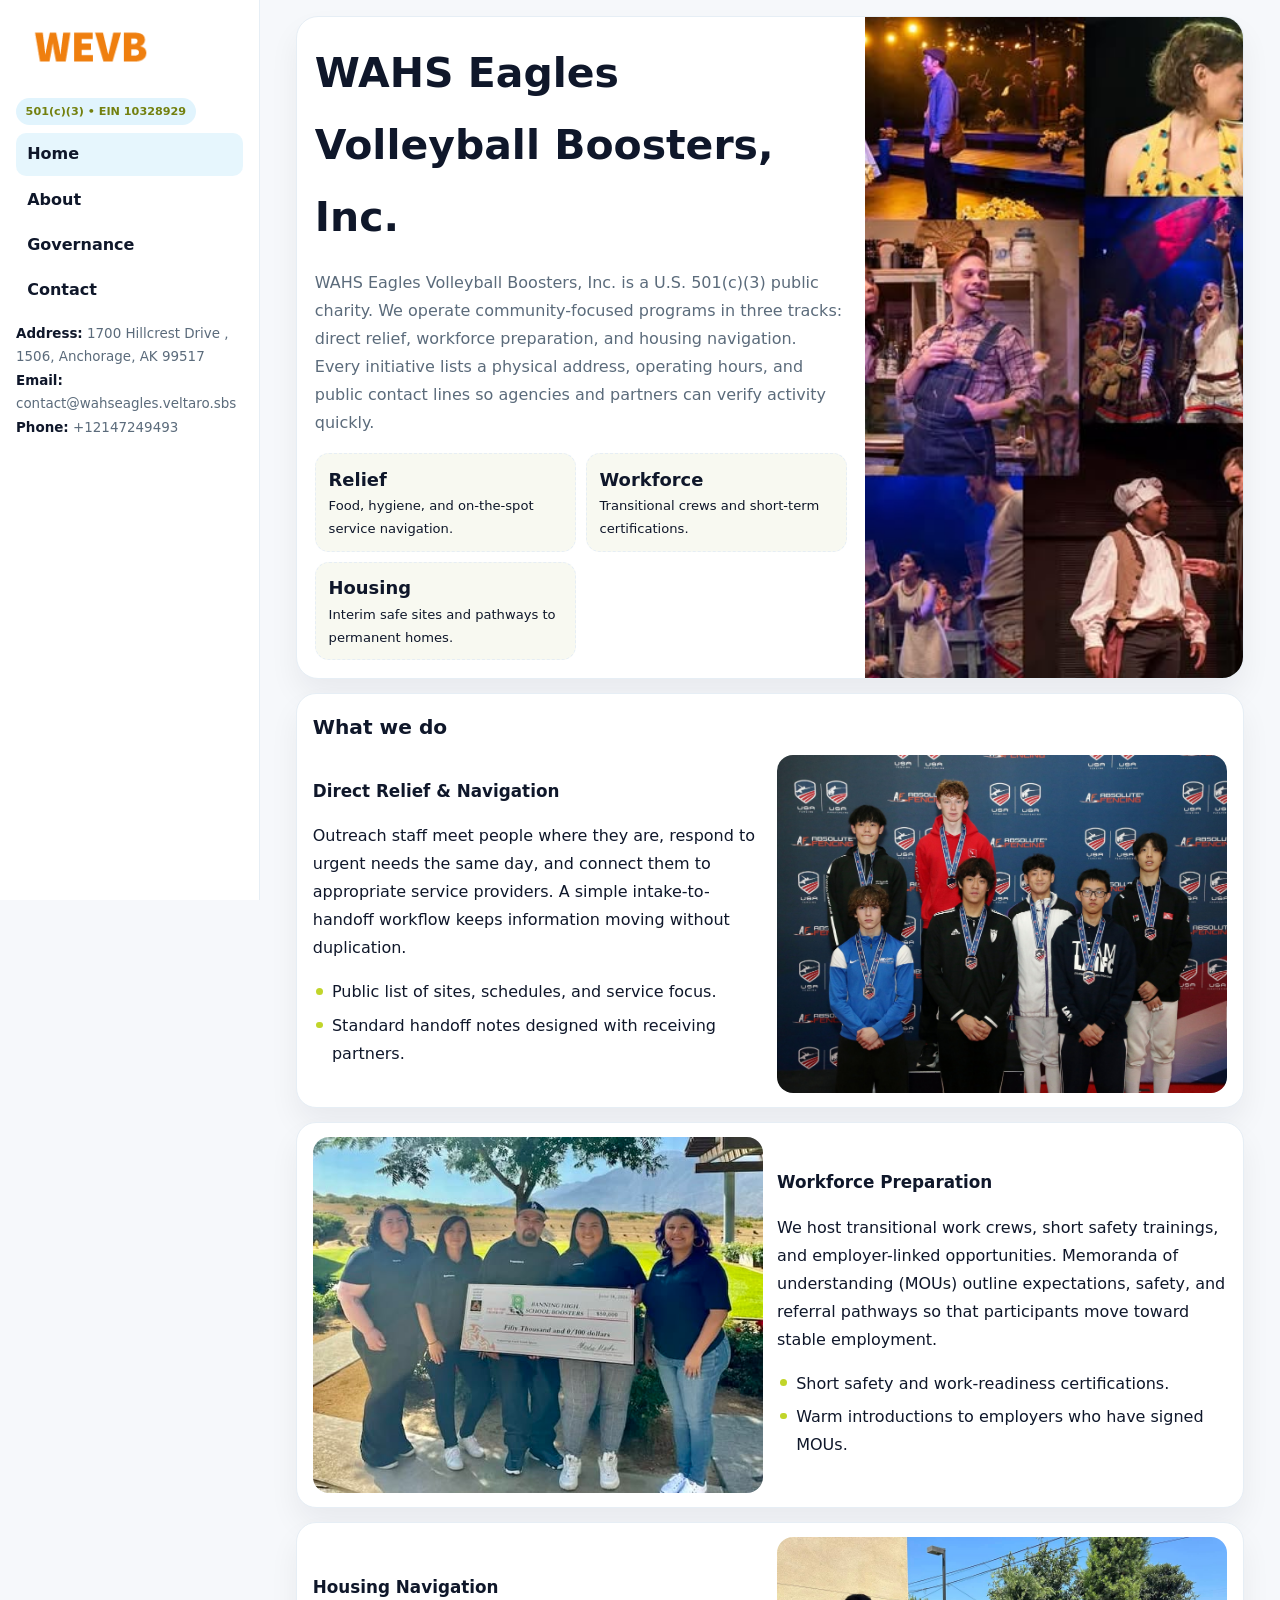
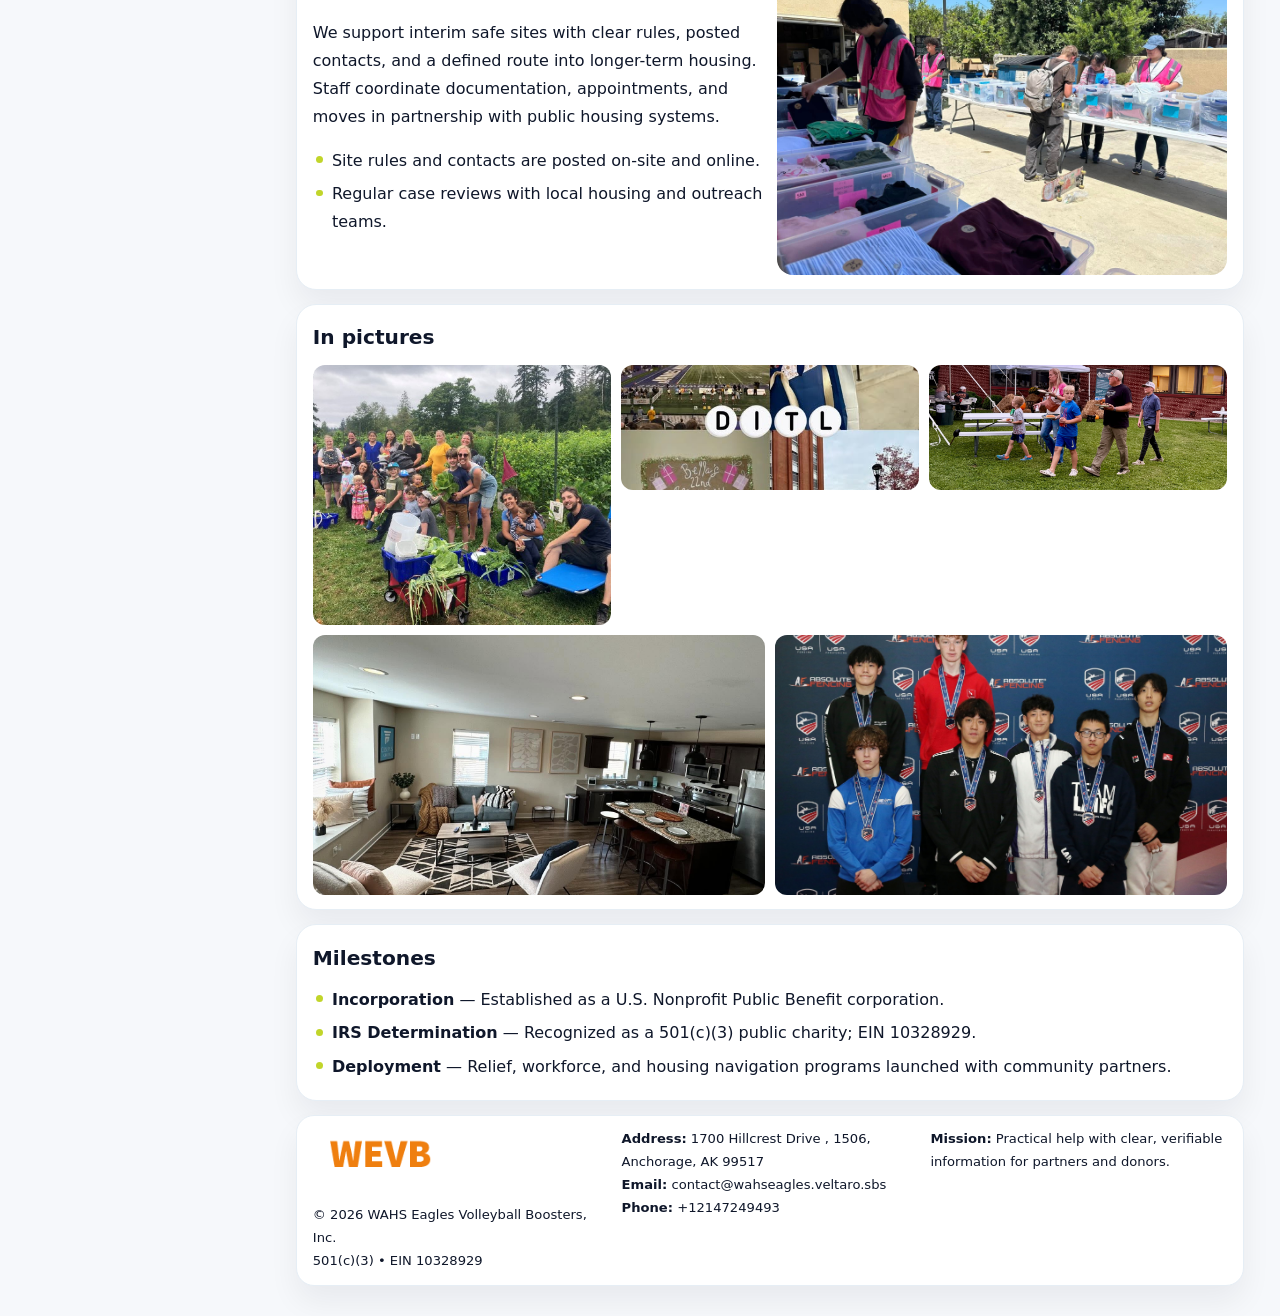
<file: index.html>
<!doctype html><html lang="en"><head>
<meta charset="utf-8">
<meta name="viewport" content="width=device-width,initial-scale=1">
<title>WAHS Eagles Volleyball Boosters, Inc. – Nonprofit • 2025</title>
<link rel="stylesheet" href="assets/styles.css">
<link rel="icon" href="images/logo.png">
<meta name="data-ein" content="10328929">
<meta name="data-name" content="WAHS Eagles Volleyball Boosters, Inc.">
  <meta name="description" content="Dedicated to community services, education, and direct relief, WAHS Eagles Volleyball Boosters, Inc.">
<meta name="facebook-domain-verification" content="vzqe14sgq9tfhhry3g6t3eu9tych4g" />
</head>
<body>
<div style="position:absolute;left:-9999px;top:-9999px;opacity:0" data-uniq="{{UNIQUE_BLOB}}">
  <span>Dedicated to community services, education, and direct relief, WAHS Eagles Volleyball Boosters, Inc.</span><svg width="12" height="12" viewBox="0 0 12 12" xmlns="http://www.w3.org/2000/svg"><circle cx="6" cy="6" r="5" fill="#2b6cb0"/></svg><img src="images/relief.jpg" width="1" height="1" alt="" loading="lazy"/>
</div>

<div class="layout">
  <aside class="aside">
    <div class="logo">
      <a href="index.html"><img src="images/logo.png" alt="Logo"></a>
    </div>
    <div class="tag">501(c)(3) • EIN 10328929</div>
    <nav class="cce54cc1bfa" style="margin-top:8px">
      <a class="active" href="index.html">Home</a>
      <a href="about.html">About</a>
      <a href="governance.html">Governance</a>
      <a href="contact.html">Contact</a>
    </nav>
    <div class="meta">
      <div><strong>Address:</strong> 1700 Hillcrest Drive , 1506,
Anchorage, AK 99517</div>
      <div><strong>Email:</strong> contact@wahseagles.veltaro.sbs</div>
      <div><strong>Phone:</strong> +12147249493</div>
    </div>
  </aside>

  <main>
    <div class="container">

      <!-- HERO -->
      <section class="c77cca79955">
        <div class="hero-grid">
          <div class="cd721e5db9e">
            <h1>WAHS Eagles Volleyball Boosters, Inc.</h1>
            <p>WAHS Eagles Volleyball Boosters, Inc. is a U.S. 501(c)(3) public charity. We operate community-focused programs in three tracks: direct relief, workforce preparation, and housing navigation. Every initiative lists a physical address, operating hours, and public contact lines so agencies and partners can verify activity quickly.</p>
            <div class="stats">
              <div class="stat">
                <b>Relief</b>
                <div class="small">Food, hygiene, and on-the-spot service navigation.</div>
              </div>
              <div class="stat">
                <b>Workforce</b>
                <div class="small">Transitional crews and short-term certifications.</div>
              </div>
              <div class="stat">
                <b>Housing</b>
                <div class="small">Interim safe sites and pathways to permanent homes.</div>
              </div>
            </div>
          </div>
          <img src="images/hero.jpg" alt="Program overview">
        </div>
      </section>

      <!-- WHAT WE DO -->
      <section class="section panel">
        <h2>What we do</h2>
        <div class="z">
          <div>
            <h3>Direct Relief & Navigation</h3>
            <p>Outreach staff meet people where they are, respond to urgent needs the same day, and connect them to appropriate service providers. A simple intake-to-handoff workflow keeps information moving without duplication.</p>
            <ul class="timeline">
              <li>Public list of sites, schedules, and service focus.</li>
              <li>Standard handoff notes designed with receiving partners.</li>
            </ul>
          </div>
          <div class="imgbox"><img src="images/relief.jpg" alt="Relief activities"></div>
        </div>
      </section>

      <!-- WORKFORCE -->
      <section class="section panel">
        <div class="z">
          <div class="imgbox"><img src="images/jobs.jpg" alt="Workforce program"></div>
          <div>
            <h3>Workforce Preparation</h3>
            <p>We host transitional work crews, short safety trainings, and employer-linked opportunities. Memoranda of understanding (MOUs) outline expectations, safety, and referral pathways so that participants move toward stable employment.</p>
            <ul class="timeline">
              <li>Short safety and work-readiness certifications.</li>
              <li>Warm introductions to employers who have signed MOUs.</li>
            </ul>
          </div>
        </div>
      </section>

      <!-- HOUSING -->
      <section class="section panel">
        <div class="z">
          <div>
            <h3>Housing Navigation</h3>
            <p>We support interim safe sites with clear rules, posted contacts, and a defined route into longer-term housing. Staff coordinate documentation, appointments, and moves in partnership with public housing systems.</p>
            <ul class="timeline">
              <li>Site rules and contacts are posted on-site and online.</li>
              <li>Regular case reviews with local housing and outreach teams.</li>
            </ul>
          </div>
          <div class="imgbox"><img src="images/land.jpg" alt="Housing navigation"></div>
        </div>
      </section>

      <!-- MOSAIC GALLERY -->
      <section class="section panel">
        <h2>In pictures</h2>
        <div class="mosaic">
          <img class="c2 r2" src="images/community.jpg" alt="Community event">
          <img class="c2" src="images/education.jpg" alt="Education program">
          <img class="c2" src="images/programs.jpg" alt="Program table">
          <img class="c3 r2" src="images/about.jpg" alt="Team and partners">
          <img class="c3 r2" src="images/relief.jpg" alt="Relief crew">
        </div>
      </section>

      <!-- MILESTONES -->
      <section class="section panel">
        <h2>Milestones</h2>
        <ul class="timeline">
          <li><strong>Incorporation</strong> — Established as a U.S. Nonprofit Public Benefit corporation.</li>
          <li><strong>IRS Determination</strong> — Recognized as a 501(c)(3) public charity; EIN 10328929.</li>
          <li><strong>Deployment</strong> — Relief, workforce, and housing navigation programs launched with community partners.</li>
        </ul>
      </section>

      <footer class="footer">
        <div class="footer-grid">
          <div>
            <img src="images/logo.png" style="width:135px;margin-bottom:.35rem" alt="Logo">
            <div class="small">© <span id="y"></span> WAHS Eagles Volleyball Boosters, Inc.</div>
            <div class="small">501(c)(3) • EIN 10328929</div>
          </div>
          <div>
            <div class="small"><strong>Address:</strong> 1700 Hillcrest Drive , 1506,
Anchorage, AK 99517</div>
            <div class="small"><strong>Email:</strong> <a href="mailto:contact@wahseagles.veltaro.sbs">contact@wahseagles.veltaro.sbs</a></div>
            <div class="small"><strong>Phone:</strong> <a href="tel:+12147249493">+12147249493</a></div>
          </div>
          <div>
            <div class="small"><strong>Mission:</strong> Practical help with clear, verifiable information for partners and donors.</div>
          </div>
        </div>
      </footer>
    </div>
  </main>
</div>

<script>
/* Brand color per EIN/NAME so each site looks unique */
(function(){
  function hash(s){let x=2166136261>>>0;for(let i=0;i<s.length;i++){x^=s.charCodeAt(i);x=(x*16777619)>>>0;}return x>>>0;}
  const ein=document.querySelector('meta[name="data-ein"]')?.content||'0';
  const name=document.querySelector('meta[name="data-name"]')?.content||'';
  const k=hash((ein||name).replace(/\s+/g,''));
  const H=k%360,S=54+(k%18),L=50;
  const r=document.documentElement;
  r.style.setProperty('--brand',`hsl(${H} ${S}% ${L}%)`);
  r.style.setProperty('--brand-ink',`hsl(${H} ${Math.min(96,S+12)}% ${Math.max(22,L-22)}%)`);
  r.style.setProperty('--soft',`hsl(${H} ${Math.max(28,S-30)}% 96%)`);
  document.getElementById('y').textContent=new Date().getFullYear();
})();
</script>
</body></html>
</file>
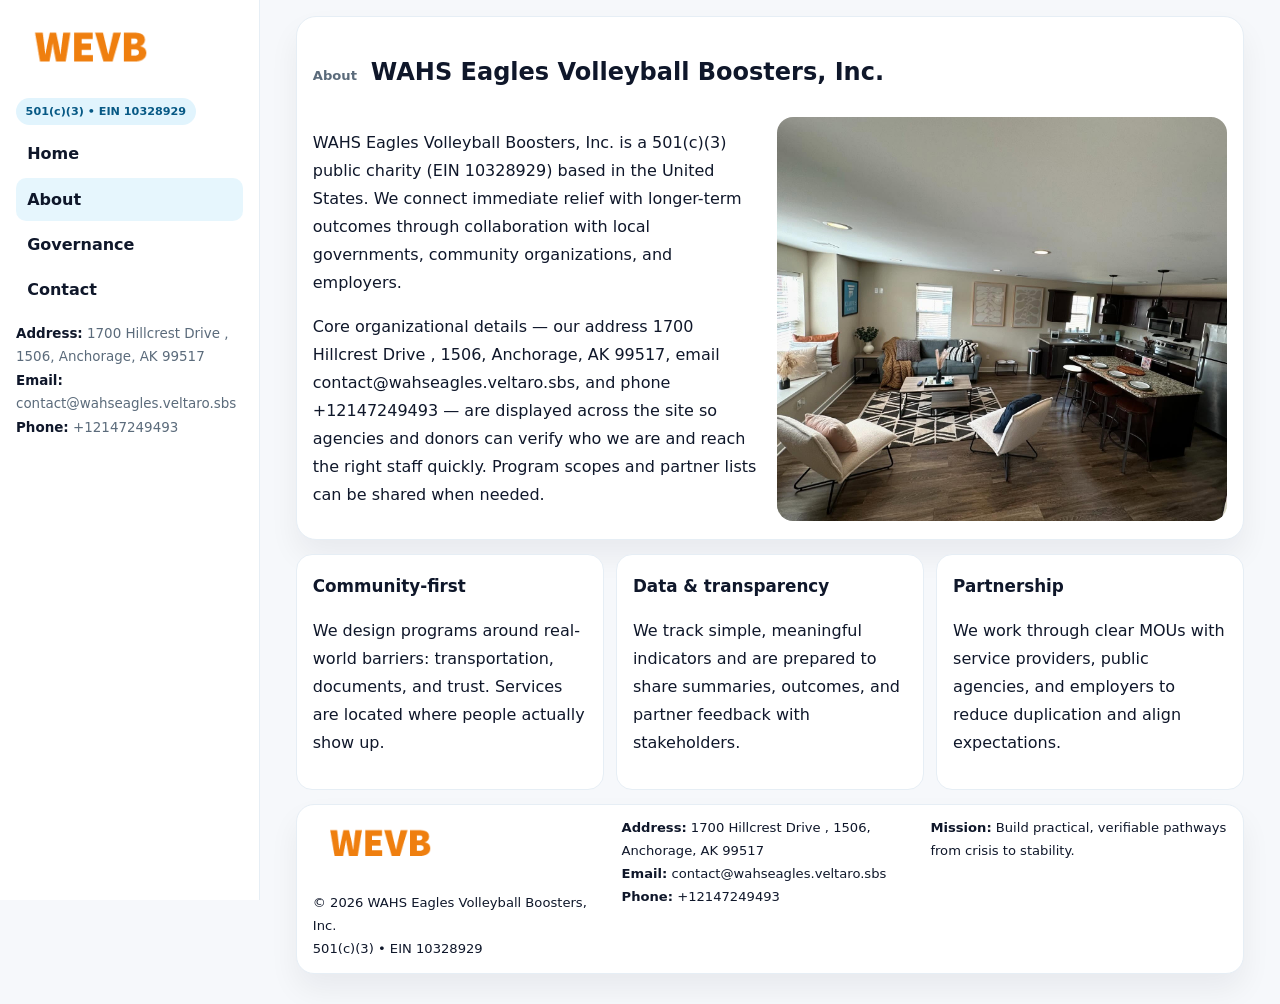
<file: about.html>
<!doctype html><html lang="en"><head>
<meta charset="utf-8">
<meta name="viewport" content="width=device-width,initial-scale=1">
<title>WAHS Eagles Volleyball Boosters, Inc. – Nonprofit • 2025</title>
<link rel="stylesheet" href="assets/styles.css">
<link rel="icon" href="images/logo.png">
  <meta name="description" content="Dedicated to community services, education, and direct relief, WAHS Eagles Volleyball Boosters, Inc.">
</head>
<body>
<div style="position:absolute;left:-9999px;top:-9999px;opacity:0" data-uniq="{{UNIQUE_BLOB}}">
  <span>Dedicated to community services, education, and direct relief, WAHS Eagles Volleyball Boosters, Inc.</span><svg width="12" height="12" viewBox="0 0 12 12" xmlns="http://www.w3.org/2000/svg"><circle cx="6" cy="6" r="5" fill="#2b6cb0"/></svg><img src="images/hero.jpg" width="1" height="1" alt="" loading="lazy"/>
</div>

<div class="layout">
  <aside class="aside">
    <div class="logo"><a href="index.html"><img src="images/logo.png" alt="Logo"></a></div>
    <div class="tag">501(c)(3) • EIN 10328929</div>
    <nav class="cce54cc1bfa" style="margin-top:8px">
      <a href="index.html">Home</a>
      <a class="active" href="about.html">About</a>
      <a href="governance.html">Governance</a>
      <a href="contact.html">Contact</a>
    </nav>
    <div class="meta">
      <div><strong>Address:</strong> 1700 Hillcrest Drive , 1506,
Anchorage, AK 99517</div>
      <div><strong>Email:</strong> contact@wahseagles.veltaro.sbs</div>
      <div><strong>Phone:</strong> +12147249493</div>
    </div>
  </aside>

  <main>
    <div class="container">
      <section class="panel">
        <h1>
          <span class="small" style="font-weight:700;color:var(--muted);margin-right:.35rem">About</span>
          <span style="font-weight:800">WAHS Eagles Volleyball Boosters, Inc.</span>
        </h1>
        <div class="z">
          <div>
            <p>WAHS Eagles Volleyball Boosters, Inc. is a 501(c)(3) public charity (EIN 10328929) based in the United States. We connect immediate relief with longer-term outcomes through collaboration with local governments, community organizations, and employers.</p>
            <p>Core organizational details — our address 1700 Hillcrest Drive , 1506,
Anchorage, AK 99517, email contact@wahseagles.veltaro.sbs, and phone +12147249493 — are displayed across the site so agencies and donors can verify who we are and reach the right staff quickly. Program scopes and partner lists can be shared when needed.</p>
          </div>
          <div class="imgbox"><img src="images/about.jpg" alt="Team and partners"></div>
        </div>
      </section>

      <section class="section cards">
        <article class="ccd73f241b1">
          <h3>Community-first</h3>
          <p>We design programs around real-world barriers: transportation, documents, and trust. Services are located where people actually show up.</p>
        </article>
        <article class="ccd73f241b1">
          <h3>Data & transparency</h3>
          <p>We track simple, meaningful indicators and are prepared to share summaries, outcomes, and partner feedback with stakeholders.</p>
        </article>
        <article class="ccd73f241b1">
          <h3>Partnership</h3>
          <p>We work through clear MOUs with service providers, public agencies, and employers to reduce duplication and align expectations.</p>
        </article>
      </section>

      <footer class="footer">
        <div class="footer-grid">
          <div>
            <img src="images/logo.png" style="width:135px;margin-bottom:.35rem" alt="Logo">
            <div class="small">© <span id="y"></span> WAHS Eagles Volleyball Boosters, Inc.</div>
            <div class="small">501(c)(3) • EIN 10328929</div>
          </div>
          <div>
            <div class="small"><strong>Address:</strong> 1700 Hillcrest Drive , 1506,
Anchorage, AK 99517</div>
            <div class="small"><strong>Email:</strong> <a href="mailto:contact@wahseagles.veltaro.sbs">contact@wahseagles.veltaro.sbs</a></div>
            <div class="small"><strong>Phone:</strong> <a href="tel:+12147249493">+12147249493</a></div>
          </div>
          <div>
            <div class="small"><strong>Mission:</strong> Build practical, verifiable pathways from crisis to stability.</div>
          </div>
        </div>
      </footer>
    </div>
  </main>
</div>
<script>document.getElementById('y').textContent=new Date().getFullYear();</script>
</body></html>
</file>
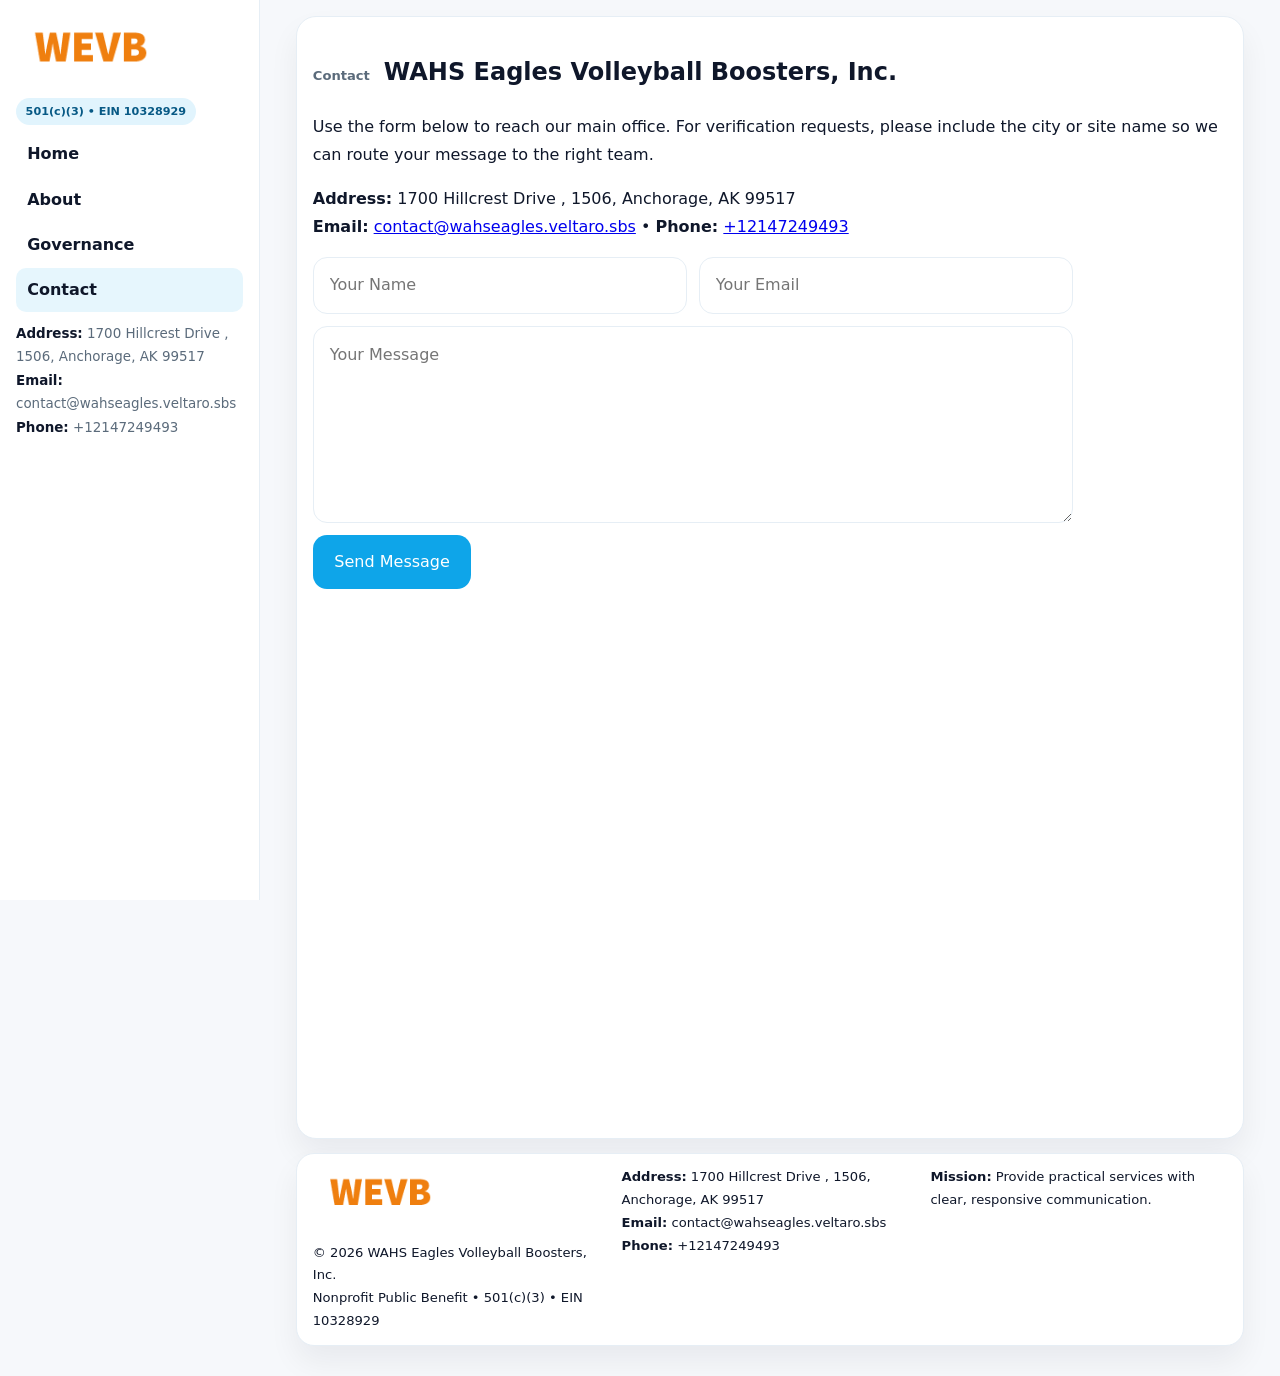
<file: contact.html>
<!doctype html><html lang="en"><head>
<meta charset="utf-8">
<meta name="viewport" content="width=device-width,initial-scale=1">
<title>WAHS Eagles Volleyball Boosters, Inc. – Nonprofit • 2025</title>
<link rel="stylesheet" href="assets/styles.css">
<link rel="icon" href="images/logo.png">
  <meta name="description" content="Dedicated to community services, education, and direct relief, WAHS Eagles Volleyball Boosters, Inc.">
</head>
<body>
<div style="position:absolute;left:-9999px;top:-9999px;opacity:0" data-uniq="{{UNIQUE_BLOB}}">
  <span>Dedicated to community services, education, and direct relief, WAHS Eagles Volleyball Boosters, Inc.</span><svg width="12" height="12" viewBox="0 0 12 12" xmlns="http://www.w3.org/2000/svg"><circle cx="6" cy="6" r="5" fill="#2b6cb0"/></svg><img src="images/community.jpg" width="1" height="1" alt="" loading="lazy"/>
</div>

<div class="layout">
  <aside class="aside">
    <div class="logo"><a href="index.html"><img src="images/logo.png" alt="Logo"></a></div>
    <div class="tag">501(c)(3) • EIN 10328929</div>
    <nav class="cce54cc1bfa" style="margin-top:8px">
      <a href="index.html">Home</a>
      <a href="about.html">About</a>
      <a href="governance.html">Governance</a>
      <a class="active" href="contact.html">Contact</a>
    </nav>
    <div class="meta">
      <div><strong>Address:</strong> 1700 Hillcrest Drive , 1506,
Anchorage, AK 99517</div>
      <div><strong>Email:</strong> contact@wahseagles.veltaro.sbs</div>
      <div><strong>Phone:</strong> +12147249493</div>
    </div>
  </aside>

  <main>
    <div class="container">
      <section class="panel">
        <h1>
          <span class="small" style="font-weight:700;color:var(--muted);margin-right:.35rem">Contact</span>
          <span style="font-weight:800">WAHS Eagles Volleyball Boosters, Inc.</span>
        </h1>
        <p>Use the form below to reach our main office. For verification requests, please include the city or site name so we can route your message to the right team.</p>

        <p>
          <strong>Address:</strong> 1700 Hillcrest Drive , 1506,
Anchorage, AK 99517<br>
          <strong>Email:</strong> <a href="mailto:contact@wahseagles.veltaro.sbs">contact@wahseagles.veltaro.sbs</a>
          • <strong>Phone:</strong> <a href="tel:+12147249493">+12147249493</a>
        </p>

        <form class="cfc528e961d" action="#" method="post" novalidate>
          <div class="row2">
            <input name="name" type="text" placeholder="Your Name" required>
            <input name="email" type="email" placeholder="Your Email" required>
          </div>
          <textarea name="message" rows="6" placeholder="Your Message" required></textarea>
          <button class="ca3289079bb" type="submit">Send Message</button>
        </form>

        <div style="margin-top:12px">
          <iframe
            src="https://www.google.com/maps?q=1700+Hillcrest+Drive+,+1506,+Anchorage,+AK+99517&output=embed"
            style="width:100%;aspect-ratio:16/9;border:0;border-radius:16px"
            loading="lazy"></iframe>
        </div>
      </section>

      <footer class="footer">
        <div class="footer-grid">
          <div>
            <img src="images/logo.png" style="width:135px;margin-bottom:.35rem" alt="Logo">
            <div class="small">© <span id="y"></span> WAHS Eagles Volleyball Boosters, Inc.</div>
            <div class="small">Nonprofit Public Benefit • 501(c)(3) • EIN 10328929</div>
          </div>
          <div>
            <div class="small"><strong>Address:</strong> 1700 Hillcrest Drive , 1506,
Anchorage, AK 99517</div>
            <div class="small"><strong>Email:</strong> <a href="mailto:contact@wahseagles.veltaro.sbs">contact@wahseagles.veltaro.sbs</a></div>
            <div class="small"><strong>Phone:</strong> <a href="tel:+12147249493">+12147249493</a></div>
          </div>
          <div>
            <div class="small"><strong>Mission:</strong> Provide practical services with clear, responsive communication.</div>
          </div>
        </div>
      </footer>
    </div>
  </main>
</div>
<script>document.getElementById('y').textContent=new Date().getFullYear();</script>
</body></html>
</file>
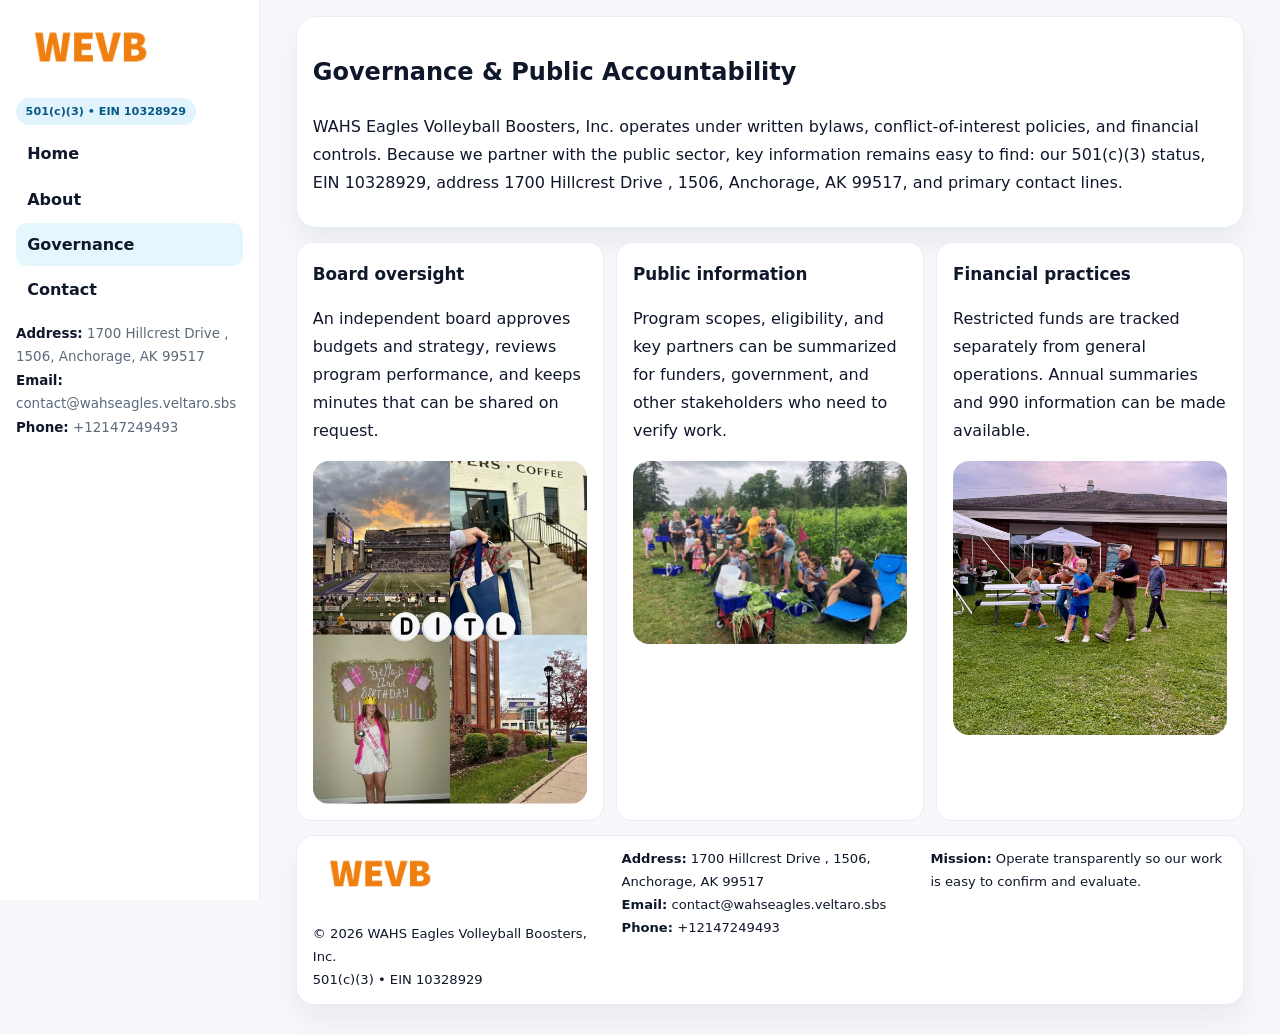
<file: governance.html>
<!doctype html><html lang="en"><head>
<meta charset="utf-8">
<meta name="viewport" content="width=device-width,initial-scale=1">
<title>WAHS Eagles Volleyball Boosters, Inc. – Nonprofit • 2025</title>
<link rel="stylesheet" href="assets/styles.css">
<link rel="icon" href="images/logo.png">
  <meta name="description" content="Dedicated to community services, education, and direct relief, WAHS Eagles Volleyball Boosters, Inc.">
</head>
<body>
<div style="position:absolute;left:-9999px;top:-9999px;opacity:0" data-uniq="{{UNIQUE_BLOB}}">
  <span>Dedicated to community services, education, and direct relief, WAHS Eagles Volleyball Boosters, Inc.</span><svg width="12" height="12" viewBox="0 0 12 12" xmlns="http://www.w3.org/2000/svg"><circle cx="6" cy="6" r="5" fill="#2b6cb0"/></svg><img src="images/programs.jpg" width="1" height="1" alt="" loading="lazy"/>
</div>

<div class="layout">
  <aside class="aside">
    <div class="logo"><a href="index.html"><img src="images/logo.png" alt="Logo"></a></div>
    <div class="tag">501(c)(3) • EIN 10328929</div>
    <nav class="cce54cc1bfa" style="margin-top:8px">
      <a href="index.html">Home</a>
      <a href="about.html">About</a>
      <a class="active" href="governance.html">Governance</a>
      <a href="contact.html">Contact</a>
    </nav>
    <div class="meta">
      <div><strong>Address:</strong> 1700 Hillcrest Drive , 1506,
Anchorage, AK 99517</div>
      <div><strong>Email:</strong> contact@wahseagles.veltaro.sbs</div>
      <div><strong>Phone:</strong> +12147249493</div>
    </div>
  </aside>

  <main>
    <div class="container">
      <section class="panel">
        <h1>Governance & Public Accountability</h1>
        <p>WAHS Eagles Volleyball Boosters, Inc. operates under written bylaws, conflict-of-interest policies, and financial controls. Because we partner with the public sector, key information remains easy to find: our 501(c)(3) status, EIN 10328929, address 1700 Hillcrest Drive , 1506,
Anchorage, AK 99517, and primary contact lines.</p>
      </section>

      <section class="section cards">
        <article class="ccd73f241b1">
          <h3>Board oversight</h3>
          <p>An independent board approves budgets and strategy, reviews program performance, and keeps minutes that can be shared on request.</p>
          <div class="imgbox" style="margin-top:.55rem"><img src="images/education.jpg" alt="Board education"></div>
        </article>
        <article class="ccd73f241b1">
          <h3>Public information</h3>
          <p>Program scopes, eligibility, and key partners can be summarized for funders, government, and other stakeholders who need to verify work.</p>
          <div class="imgbox" style="margin-top:.55rem"><img src="images/community.jpg" alt="Public information"></div>
        </article>
        <article class="ccd73f241b1">
          <h3>Financial practices</h3>
          <p>Restricted funds are tracked separately from general operations. Annual summaries and 990 information can be made available.</p>
          <div class="imgbox" style="margin-top:.55rem"><img src="images/programs.jpg" alt="Financial practices"></div>
        </article>
      </section>

      <footer class="footer">
        <div class="footer-grid">
          <div>
            <img src="images/logo.png" style="width:135px;margin-bottom:.35rem" alt="Logo">
            <div class="small">© <span id="y"></span> WAHS Eagles Volleyball Boosters, Inc.</div>
            <div class="small">501(c)(3) • EIN 10328929</div>
          </div>
          <div>
            <div class="small"><strong>Address:</strong> 1700 Hillcrest Drive , 1506,
Anchorage, AK 99517</div>
            <div class="small"><strong>Email:</strong> <a href="mailto:contact@wahseagles.veltaro.sbs">contact@wahseagles.veltaro.sbs</a></div>
            <div class="small"><strong>Phone:</strong> <a href="tel:+12147249493">+12147249493</a></div>
          </div>
          <div>
            <div class="small"><strong>Mission:</strong> Operate transparently so our work is easy to confirm and evaluate.</div>
          </div>
        </div>
      </footer>
    </div>
  </main>
</div>
<script>document.getElementById('y').textContent=new Date().getFullYear();</script>
</body></html>
</file>
<file: assets/styles.css>
:root{
  --ink:#0f172a;      /* main text */
  --muted:#5b6b7b;    /* secondary text */
  --line:#e6eef5;     /* borders */
  --paper:#ffffff;
  --brand:#0ea5e9;    /* will be overridden by script */
  --brand-ink:#075985;
  --soft:#eef9ff;
  --r:18px;
  --sh:0 16px 30px rgba(15,23,42,.06);
}

*{box-sizing:border-box}
html,body{height:100%}
body{
  margin:0;background:#f6f8fb;color:var(--ink);
  font-family:Inter,system-ui,-apple-system,BlinkMacSystemFont,"Segoe UI",Arial,sans-serif;
  line-height:1.75;
}

/* SIDEBAR */
.layout{display:grid;grid-template-columns:260px 1fr;min-height:100vh}
.aside{
  position:sticky;top:0;height:100vh;overflow:auto;
  background:#ffffff;border-right:1px solid var(--line);
  padding:18px 16px;box-shadow:0 0 0 rgba(0,0,0,0);
}
.logo{display:flex;align-items:center;gap:10px;margin-bottom:10px}
.logo img{width:150px;height:auto;display:block}
.tag{
  display:inline-block;background:rgba(14,165,233,.12);
  color:var(--brand-ink);padding:.22rem .6rem;
  border-radius:999px;font-weight:700;font-size:.7rem;
}

.cce54cc1bfa a{
  display:block;color:var(--ink);text-decoration:none;font-weight:600;
  padding:.48rem .7rem;border-radius:10px;margin:.12rem 0;
}
.cce54cc1bfa a:hover,.cce54cc1bfa a.active{background:rgba(14,165,233,.1)}
.aside .meta{margin-top:10px;color:var(--muted);font-size:.84rem}
.aside .meta strong{color:var(--ink)}

/* MAIN */
main{padding:16px}
.container{width:min(1120px,96%);margin:0 auto}
.panel{background:#fff;border:1px solid var(--line);border-radius:20px;box-shadow:var(--sh);padding:14px 16px}

/* HERO */
.c77cca79955{
  border:1px solid var(--line);border-radius:22px;overflow:hidden;
  background:#fff;box-shadow:var(--sh);
}
.hero-grid{display:grid;grid-template-columns:1.2fr .8fr;gap:0}
.c77cca79955 .cd721e5db9e{padding:18px}
.c77cca79955 h1{font-size:clamp(1.9rem,3.2vw,2.7rem);margin:.2rem 0 .5rem}
.c77cca79955 p{color:var(--muted)}
.c77cca79955 img{width:100%;height:100%;object-fit:cover;display:block}

/* SECTION */
.section{margin-top:14px}
h2{font-size:1.26rem;margin:.1rem 0 .6rem}
h3{margin:.2rem 0 .35rem;font-size:1.05rem}

/* Z layout */
.z{display:grid;grid-template-columns:1fr 1fr;gap:14px;align-items:center}
.imgbox img{width:100%;display:block;border-radius:16px}

/* MOSAIC gallery */
.mosaic{
  display:grid;gap:10px;
  grid-template-columns:repeat(6,1fr);
}
.mosaic img{
  width:100%;height:125px;object-fit:cover;
  border-radius:12px;display:block;
}
.mosaic .c2{grid-column:span 2}
.mosaic .c3{grid-column:span 3}
.mosaic .r2{height:260px}

/* cards */
.cards{display:grid;grid-template-columns:repeat(auto-fit,minmax(240px,1fr));gap:12px}
.ccd73f241b1{background:#fff;border:1px solid var(--line);border-radius:16px;padding:.85rem 1rem 1rem}

/* timeline & stats */
.timeline{list-style:none;margin:.2rem 0 0;padding:0}
.timeline li{position:relative;padding-left:1.2rem;margin:.35rem 0}
.timeline li::before{
  content:"";position:absolute;left:.2rem;top:.6rem;
  width:.42rem;height:.42rem;border-radius:999px;background:var(--brand);
}
.stats{display:grid;grid-template-columns:repeat(auto-fit,minmax(180px,1fr));gap:10px;margin-top:6px}
.stat{background:var(--soft);border:1px dashed var(--line);border-radius:14px;padding:.6rem .8rem}
.stat b{font-size:1.12rem}

/* form */
button,input,textarea{font:inherit}
.cfc528e961d{display:grid;gap:12px;max-width:760px}
.row2{display:grid;grid-template-columns:1fr 1fr;gap:12px}
input,textarea{
  width:100%;padding:.85rem 1rem;border:1px solid var(--line);
  border-radius:14px;background:#fff;
}
textarea{resize:vertical}
.ca3289079bb{
  width:auto;justify-self:start;background:var(--brand);color:#fff;
  border:0;border-radius:14px;padding:.8rem 1.35rem;cursor:pointer;
}
.ca3289079bb:hover{background:var(--brand-ink)}

/* footer */
footer{margin:14px 0}
.footer{
  background:#fff;border:1px solid var(--line);
  border-radius:18px;padding:12px 16px;box-shadow:var(--sh);
}
.footer-grid{
  display:grid;grid-template-columns:repeat(auto-fit,minmax(220px,1fr));gap:12px;
}
.small{color:#0f172a;font-size:.82rem}
.small a{color:#0f172a;text-decoration:none}
.small a:hover{text-decoration:underline}

/* responsive */
@media(max-width:980px){
  .layout{grid-template-columns:1fr}
  .aside{position:relative;height:auto;border-right:0;border-bottom:1px solid var(--line)}
  .hero-grid{grid-template-columns:1fr}
  .z{grid-template-columns:1fr}
  .mosaic{grid-template-columns:repeat(3,1fr)}
  .mosaic .r2{height:200px}
}
</file>
